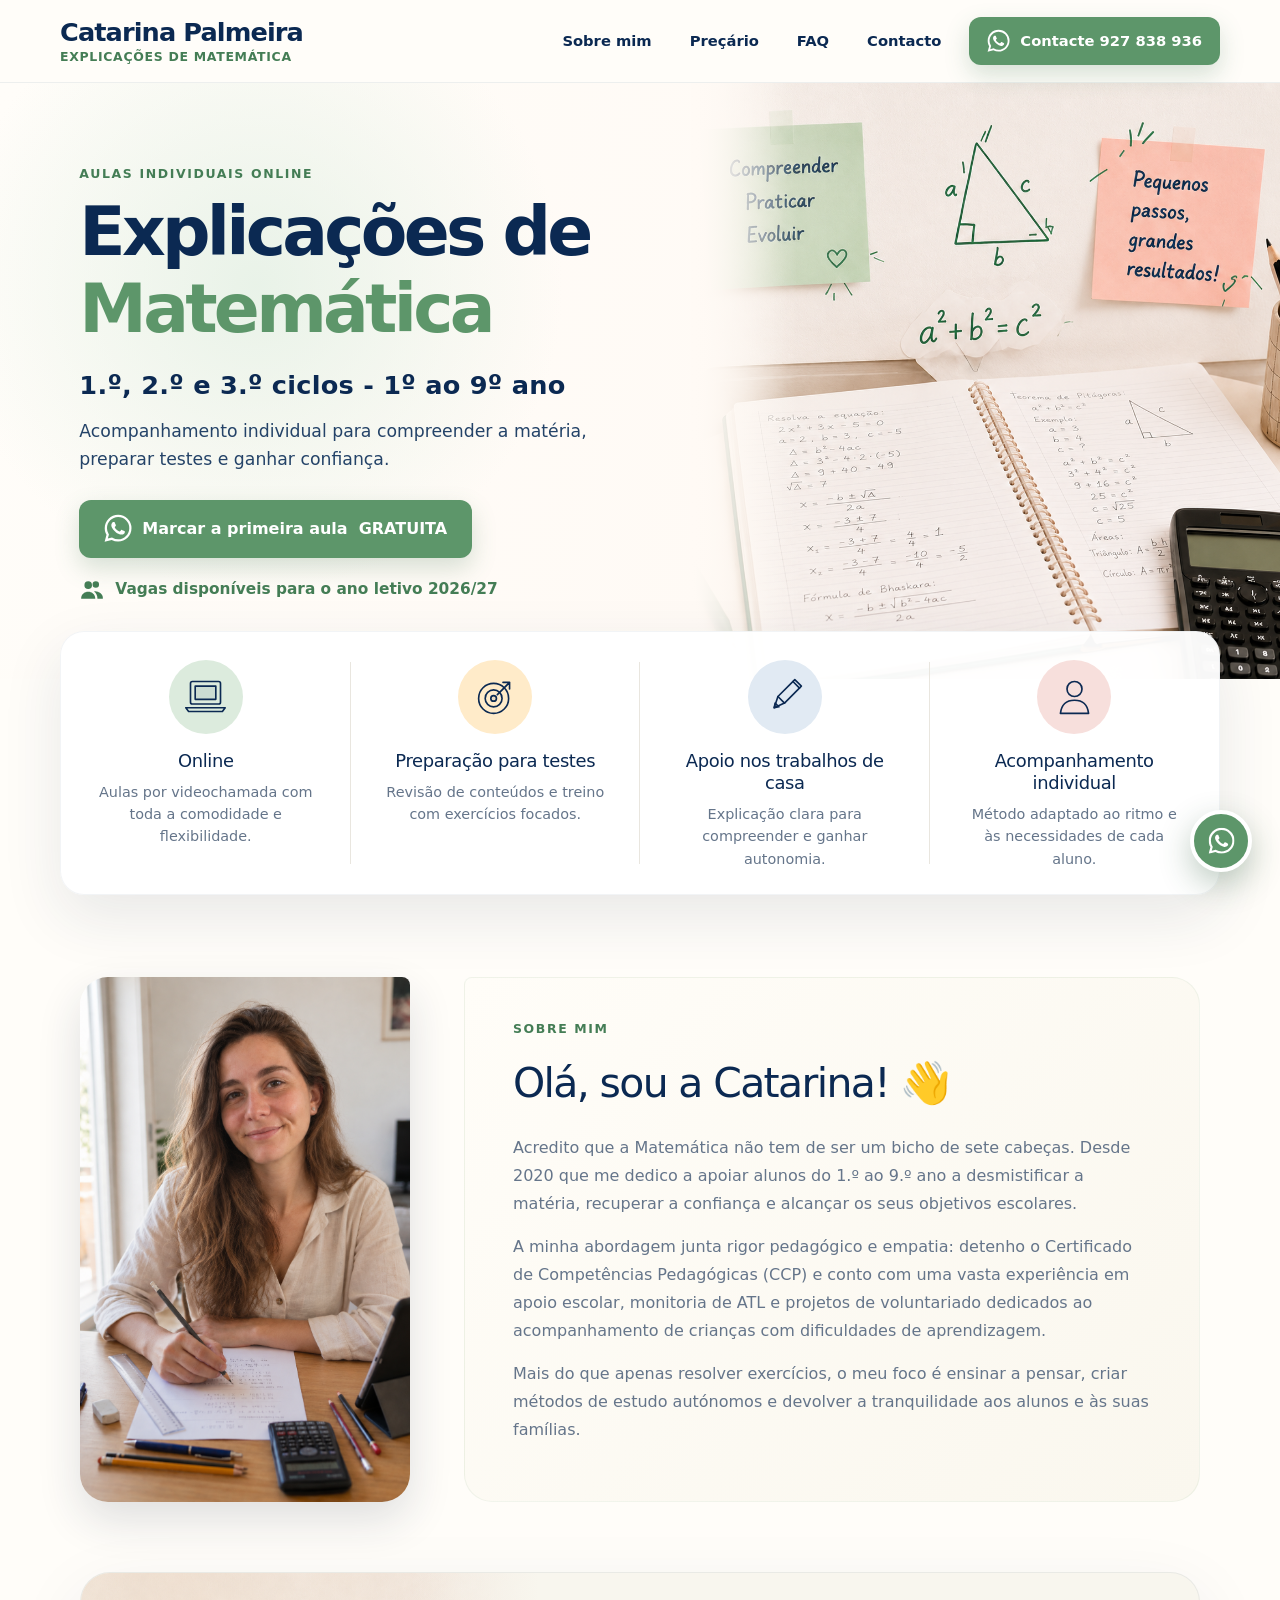
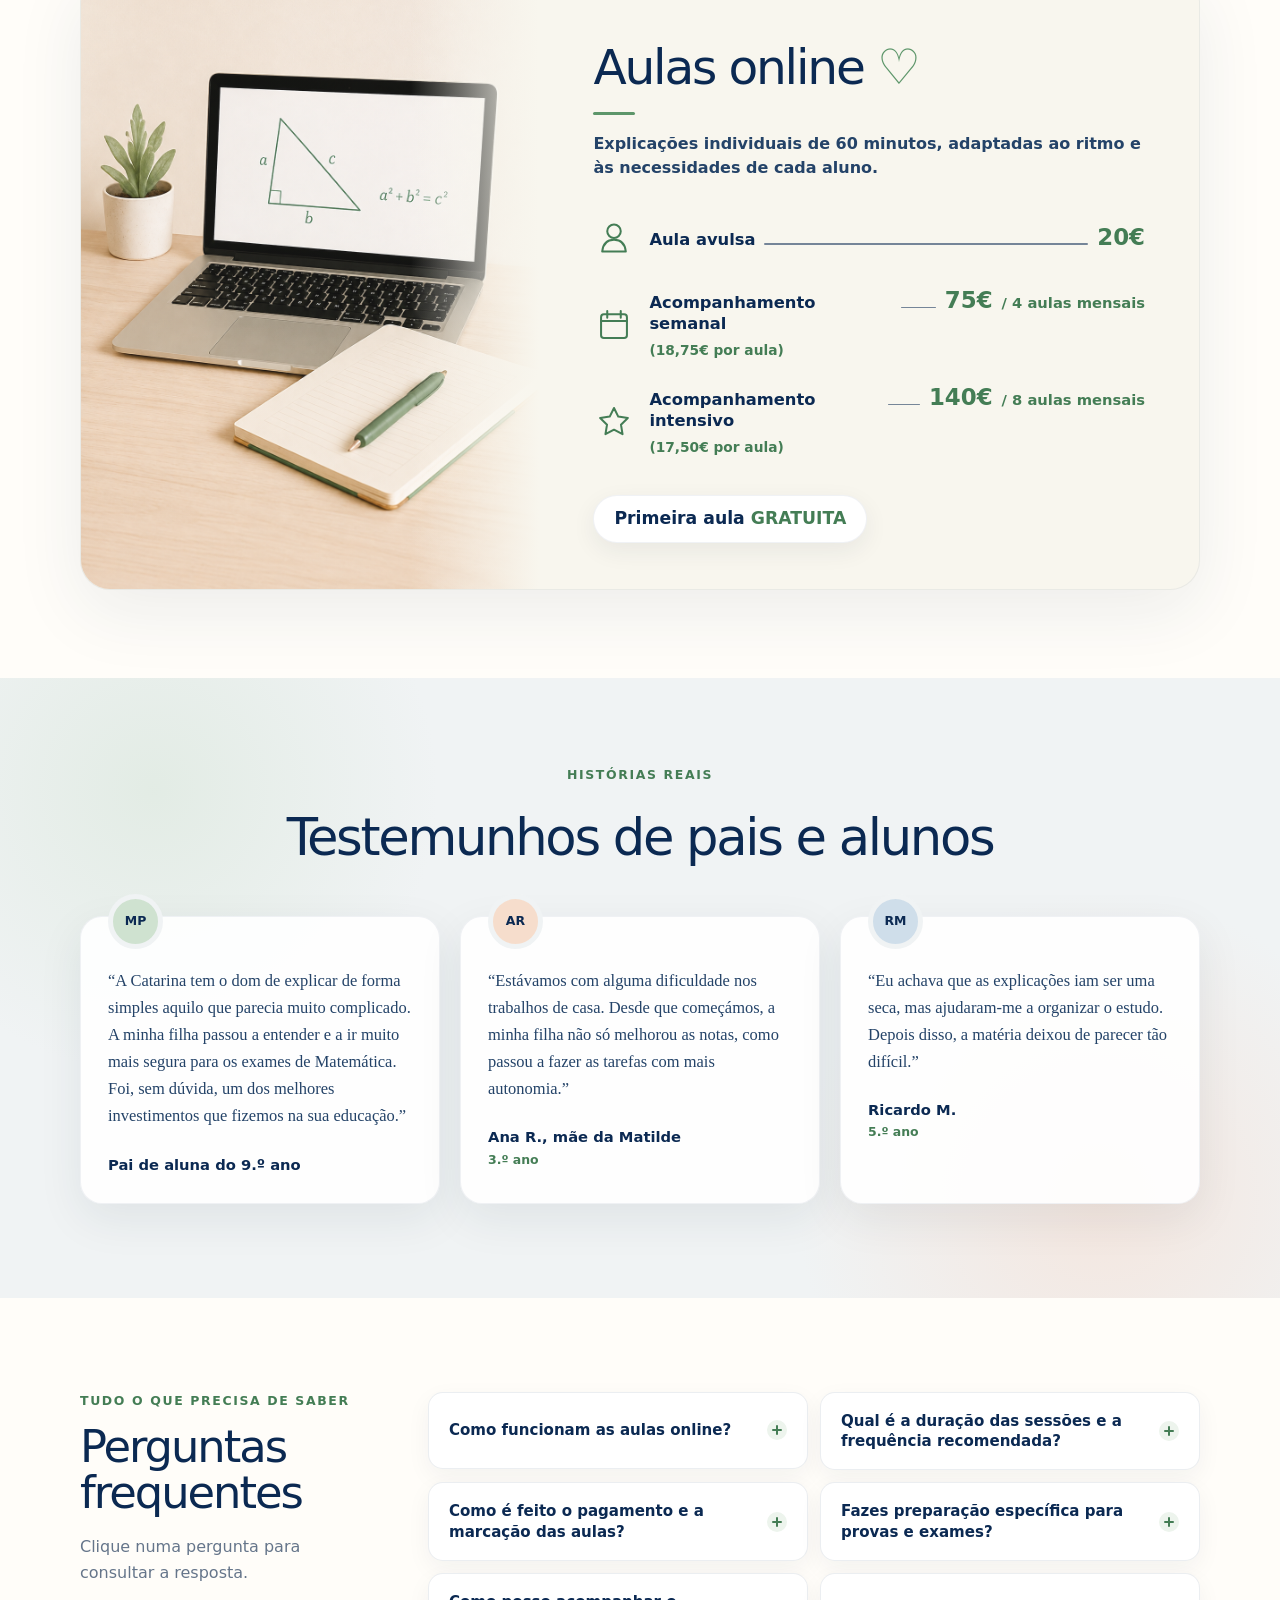
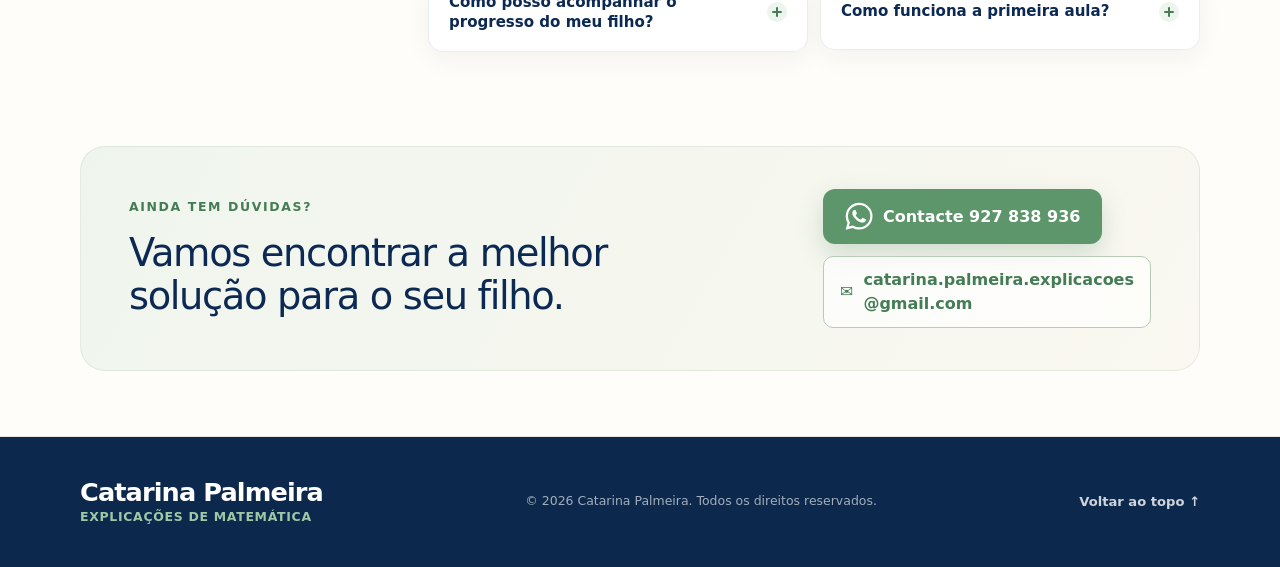
<file: index.html>
<!DOCTYPE html><html lang="pt-PT"><link rel="canonical" href="https://explicacoesmatematica.pt/"><head><meta charSet="utf-8"/><meta name="viewport" content="width=device-width, initial-scale=1"/><link rel="stylesheet" href="styles.css"><title>Explicações de Matemática Online | 1.º ao 9.º Ano | Catarina Palmeira</title><meta name="description" content="Explicações online e individuais de Matemática para alunos do 1º ao 9ºano. Primeira aula gratuita e sem compromisso."/><meta property="og:title" content="Catarina Palmeira — Explicações de Matemática"/><meta property="og:description" content="Aulas online individuais para o 1.º, 2.º e 3.º ciclos. Primeira aula gratuita."/><meta property="og:site_name" content="Catarina Palmeira — Explicações de Matemática"/><meta property="og:type" content="website"/><meta property="og:locale" content="pt_PT"/><meta property="og:image" content="og.png"/><meta property="og:image:width" content="1731"/><meta property="og:image:height" content="909"/><meta property="og:image:alt" content="Catarina Palmeira — Explicações de Matemática"/><meta name="twitter:card" content="summary_large_image"/><meta name="twitter:title" content="Catarina Palmeira — Explicações de Matemática"/><meta name="twitter:description" content="Aulas online individuais para o 1.º, 2.º e 3.º ciclos. Primeira aula gratuita."/><meta name="twitter:image" content="og.png"/><link rel="shortcut icon" href="favicon.svg"/><link rel="icon" href="favicon.svg"/></head><body><main><header class="site-header"><div class="nav-shell"><a class="brand" href="#inicio" aria-label="Catarina Palmeira — início"><span>Catarina Palmeira</span><small>Explicações de Matemática</small></a><nav aria-label="Navegação principal"><a href="#sobre">Sobre mim</a><a href="#price">Preçário</a><a href="#faq">FAQ</a><a href="#contacto">Contacto</a></nav><a class="button button-small" href="https://wa.me/351927838936?text=Ol%C3%A1%20Catarina%2C%20gostaria%20de%20marcar%20a%20primeira%20aula%20gratuita." target="_blank" rel="noreferrer"><svg class="whatsapp-icon" viewBox="0 0 24 24" aria-hidden="true"><path d="M17.472 14.382c-.297-.149-1.758-.867-2.03-.967-.273-.099-.471-.148-.67.15-.197.297-.767.966-.94 1.164-.173.199-.347.223-.644.075-.297-.149-1.255-.463-2.39-1.475-.883-.788-1.48-1.761-1.653-2.059-.173-.297-.018-.458.13-.606.134-.133.298-.347.446-.52.149-.174.198-.298.298-.497.099-.198.05-.371-.025-.52-.075-.149-.669-1.612-.916-2.207-.242-.579-.487-.5-.669-.51-.173-.008-.371-.01-.57-.01-.198 0-.52.074-.792.372-.272.297-1.04 1.016-1.04 2.479s1.065 2.876 1.213 3.074c.149.198 2.095 3.2 5.076 4.487.709.306 1.262.489 1.694.625.712.226 1.36.194 1.872.118.571-.085 1.758-.719 2.006-1.413.248-.694.248-1.29.173-1.413-.074-.124-.272-.198-.57-.347m-5.421 7.403h-.004a9.87 9.87 0 0 1-5.031-1.378l-.361-.214-3.741.982.998-3.648-.235-.374a9.86 9.86 0 0 1-1.51-5.26c.001-5.45 4.436-9.884 9.892-9.884a9.82 9.82 0 0 1 7.021 2.91 9.83 9.83 0 0 1 2.898 7.025c-.002 5.45-4.437 9.884-9.889 9.884m8.413-18.297A11.81 11.81 0 0 0 12.055 0C5.495 0 .16 5.335.157 11.892c0 2.096.547 4.142 1.588 5.945L.057 24l6.304-1.654a11.88 11.88 0 0 0 5.69 1.448h.005c6.558 0 11.893-5.336 11.896-11.893A11.82 11.82 0 0 0 20.46 3.488Z" fill="currentColor"></path></svg>Contacte 927 838 936</a></div></header><section class="hero" id="inicio"><div class="hero-inner"><div class="hero-copy"><p class="eyebrow">Aulas individuais online</p><h1><span class="title-line">Explicações de</span><em>Matemática</em></h1><p class="cycles">1.º, 2.º e 3.º ciclos - 1º ao 9º ano</p><p class="hero-lead">Acompanhamento individual para compreender a matéria, preparar testes e ganhar confiança.</p><a class="button button-primary" href="https://wa.me/351927838936?text=Ol%C3%A1%20Catarina%2C%20gostaria%20de%20marcar%20a%20primeira%20aula%20gratuita." target="_blank" rel="noreferrer"><svg class="whatsapp-icon" viewBox="0 0 24 24" aria-hidden="true"><path d="M17.472 14.382c-.297-.149-1.758-.867-2.03-.967-.273-.099-.471-.148-.67.15-.197.297-.767.966-.94 1.164-.173.199-.347.223-.644.075-.297-.149-1.255-.463-2.39-1.475-.883-.788-1.48-1.761-1.653-2.059-.173-.297-.018-.458.13-.606.134-.133.298-.347.446-.52.149-.174.198-.298.298-.497.099-.198.05-.371-.025-.52-.075-.149-.669-1.612-.916-2.207-.242-.579-.487-.5-.669-.51-.173-.008-.371-.01-.57-.01-.198 0-.52.074-.792.372-.272.297-1.04 1.016-1.04 2.479s1.065 2.876 1.213 3.074c.149.198 2.095 3.2 5.076 4.487.709.306 1.262.489 1.694.625.712.226 1.36.194 1.872.118.571-.085 1.758-.719 2.006-1.413.248-.694.248-1.29.173-1.413-.074-.124-.272-.198-.57-.347m-5.421 7.403h-.004a9.87 9.87 0 0 1-5.031-1.378l-.361-.214-3.741.982.998-3.648-.235-.374a9.86 9.86 0 0 1-1.51-5.26c.001-5.45 4.436-9.884 9.892-9.884a9.82 9.82 0 0 1 7.021 2.91 9.83 9.83 0 0 1 2.898 7.025c-.002 5.45-4.437 9.884-9.889 9.884m8.413-18.297A11.81 11.81 0 0 0 12.055 0C5.495 0 .16 5.335.157 11.892c0 2.096.547 4.142 1.588 5.945L.057 24l6.304-1.654a11.88 11.88 0 0 0 5.69 1.448h.005c6.558 0 11.893-5.336 11.896-11.893A11.82 11.82 0 0 0 20.46 3.488Z" fill="currentColor"></path></svg>Marcar a primeira aula <strong>GRATUITA</strong></a><p class="availability"><svg viewBox="0 0 24 24" aria-hidden="true"><path d="M8.5 11a3.5 3.5 0 1 0 0-7 3.5 3.5 0 0 0 0 7ZM15.5 10a3 3 0 1 0 0-6 3 3 0 0 0 0 6ZM2 19.5c0-3.3 2.9-6 6.5-6s6.5 2.7 6.5 6v.5H2v-.5ZM15 13.2c3.9.3 7 2.8 7 5.8v1h-5v-.5c0-2.4-1.2-4.6-3.1-6.1.4-.1.7-.2 1.1-.2Z" fill="currentColor"></path></svg> Vagas disponíveis para o ano letivo 2026/27</p></div><div class="hero-visual" role="img" aria-label="Secretária de estudo com caderno, calculadora e apontamentos de matemática"></div></div></section>
    <section class="features-wrap" id="como-funciona" aria-label="Como funcionam as explicações"><div class="features-card"><article class="feature"><div class="feature-icon sage"><svg viewBox="0 0 48 48" aria-hidden="true"><rect x="8" y="8" width="32" height="24" rx="2"></rect><path d="M3 36h42l-3 4H6l-3-4Z"></path><path d="M13 13h22v14H13z" class="soft-fill"></path></svg></div><h2>Online</h2><p>Aulas por videochamada com toda a comodidade e flexibilidade.</p></article><article class="feature"><div class="feature-icon sand"><svg viewBox="0 0 48 48" aria-hidden="true"><circle cx="22" cy="26" r="16"></circle><circle cx="22" cy="26" r="9"></circle><circle cx="22" cy="26" r="3" class="soft-fill"></circle><path d="m26 22 13-13m0 0v7m0-7h-7"></path></svg></div><h2>Preparação para testes</h2><p>Revisão de conteúdos e treino com exercícios focados.</p></article><article class="feature"><div class="feature-icon sky"><svg viewBox="0 0 48 48" aria-hidden="true"><path d="m13 36 4-12L35 6l7 7-18 18-11 5Z"></path><path d="m17 24 7 7m9-23 7 7M13 36l5-1-4-4-1 5Z"></path></svg></div><h2>Apoio nos trabalhos de casa</h2><p>Explicação clara para compreender e ganhar autonomia.</p></article><article class="feature"><div class="feature-icon blush"><svg viewBox="0 0 48 48" aria-hidden="true"><circle cx="24" cy="16" r="8"></circle><path d="M9 42c1-9 6-14 15-14s14 5 15 14H9Z"></path></svg></div><h2>Acompanhamento individual</h2><p>Método adaptado ao ritmo e às necessidades de cada aluno.</p></article></div></section>
    
    <section class="about section-shell" id="sobre"><div class="portrait" role="img" aria-label="Catarina Palmeira numa secretária de estudo"></div><div class="about-copy"><p class="section-kicker">Sobre mim</p><h2>Olá, sou a Catarina! <span aria-hidden="true">👋</span></h2><p>Acredito que a Matemática não tem de ser um bicho de sete cabeças. Desde 2020 que me dedico a apoiar alunos do 1.º ao 9.º ano a desmistificar a matéria, recuperar a confiança e alcançar os seus objetivos escolares.</p><p>A minha abordagem junta rigor pedagógico e empatia: detenho o Certificado de Competências Pedagógicas (CCP) e conto com uma vasta experiência em apoio escolar, monitoria de ATL e projetos de voluntariado dedicados ao acompanhamento de crianças com dificuldades de aprendizagem.</p><p>Mais do que apenas resolver exercícios, o meu foco é ensinar a pensar, criar métodos de estudo autónomos e devolver a tranquilidade aos alunos e às suas famílias.</p></div></section>
    
    <section class="pricing-section section-shell" id="price" aria-labelledby="pricing-title"><div class="pricing-card"><div class="pricing-visual" role="img" aria-label="Computador e caderno preparados para uma aula online"></div><div class="pricing-copy"><h2 id="pricing-title">Aulas online <span aria-hidden="true">♡</span></h2><p class="pricing-intro">Explicações individuais de 60 minutos, adaptadas ao ritmo e às necessidades de cada aluno.</p><div class="plans"><article class="plan"><span class="plan-icon"><svg viewBox="0 0 32 32" aria-hidden="true"><circle cx="16" cy="10" r="6"></circle><path d="M5.5 28c.7-7 4.4-10.5 10.5-10.5S25.8 21 26.5 28h-21Z"></path></svg></span><div class="plan-details"><div class="plan-line"><strong>Aula avulsa</strong><i></i><b>20€</b></div></div></article><article class="plan"><span class="plan-icon"><svg viewBox="0 0 32 32" aria-hidden="true"><rect x="4.5" y="6.5" width="23" height="21" rx="2.5"></rect><path d="M10 3.5v6M22 3.5v6M4.5 12.5h23"></path></svg></span><div class="plan-details"><div class="plan-line"><strong>Acompanhamento semanal</strong><i></i><b>75€</b><span class="plan-period">/ 4 aulas mensais</span></div><small>(18,75€ por aula)</small></div></article><article class="plan"><span class="plan-icon"><svg viewBox="0 0 32 32" aria-hidden="true"><path d="m16 3.5 3.8 7.7 8.5 1.2-6.1 6 1.4 8.4-7.6-4-7.6 4 1.4-8.4-6.1-6 8.5-1.2L16 3.5Z"></path></svg></span><div class="plan-details"><div class="plan-line"><strong>Acompanhamento intensivo</strong><i></i><b>140€</b><span class="plan-period">/ 8 aulas mensais</span></div><small>(17,50€ por aula)</small></div></article></div><a class="pricing-button" href="https://wa.me/351927838936?text=Ol%C3%A1%20Catarina%2C%20gostaria%20de%20marcar%20a%20primeira%20aula%20gratuita." target="_blank" rel="noreferrer"><span>Primeira aula</span> <strong>GRATUITA</strong></a></div></div></section><section class="testimonials-section" aria-labelledby="testimonials-title"><div class="section-shell"><p class="section-kicker centered">Histórias reais</p><h2 id="testimonials-title">Testemunhos de pais e alunos</h2><div class="testimonials-grid"><figure class="testimonial"><div class="avatar mint" aria-hidden="true">MP</div><blockquote>“A Catarina tem o dom de explicar de forma simples aquilo que parecia muito complicado. A minha filha passou a entender e a ir muito mais segura para os exames de Matemática. Foi, sem dúvida, um dos melhores investimentos que fizemos na sua educação.”</blockquote><figcaption><strong>Pai de aluna do 9.º ano</strong></figcaption></figure><figure class="testimonial"><div class="avatar peach" aria-hidden="true">AR</div><blockquote>“Estávamos com alguma dificuldade nos trabalhos de casa. Desde que começámos, a minha filha não só melhorou as notas, como passou a fazer as tarefas com mais autonomia.”</blockquote><figcaption><strong>Ana R., mãe da Matilde</strong><span>3.º ano</span></figcaption></figure><figure class="testimonial"><div class="avatar blue" aria-hidden="true">RM</div><blockquote>“Eu achava que as explicações iam ser uma seca, mas ajudaram-me a organizar o estudo. Depois disso, a matéria deixou de parecer tão difícil.”</blockquote><figcaption><strong>Ricardo M.</strong><span>5.º ano</span></figcaption></figure></div></div></section><section class="faq-section section-shell" id="faq" aria-labelledby="faq-title"><div class="faq-heading"><p class="section-kicker">Tudo o que precisa de saber</p><h2 id="faq-title">Perguntas frequentes</h2><p>Clique numa pergunta para consultar a resposta.</p></div><div class="faq-grid"><details><summary><span>Como funcionam as aulas online?</span><i aria-hidden="true"></i></summary><p>São realizadas por videochamada (Zoom ou Google Meet), com recurso a mesa digitalizadora para resolução de exercícios em tempo real e partilha de ecrã. As aulas são exclusivamente individuais, garantindo atenção 100% personalizada ao ritmo e às necessidades específicas de cada aluno.</p></details><details><summary><span>Qual é a duração das sessões e a frequência recomendada?</span><i aria-hidden="true"></i></summary><p>A duração base é de 60 minutos, sendo a frequência habitual de 1 a 2 vezes por semana. No entanto, a duração e a frequência podem ser ajustadas às necessidades do aluno, incluindo reforço pré-teste.</p></details><details><summary><span>Como é feito o pagamento e a marcação das aulas?</span><i aria-hidden="true"></i></summary><p>O pagamento pode ser efetuado por MB WAY ou transferência bancária, com a devida emissão de fatura. A gestão de horários e marcações é feita diretamente via WhatsApp ou e-mail.</p></details><details><summary><span>Fazes preparação específica para provas e exames?</span><i aria-hidden="true"></i></summary><p>Sim, com revisão intensiva dos conteúdos dos anos anteriores, treino prático de gestão de tempo e resolução guiada de exames de anos passados. Sem nenhum custo acrescido.</p></details><details><summary><span>Como posso acompanhar o progresso do meu filho?</span><i aria-hidden="true"></i></summary><p>Mantenho uma comunicação transparente com os encarregados de educação via WhatsApp, partilhando feedback constante após as sessões e balanços de evolução antes dos testes.</p></details><details><summary><span>Como funciona a primeira aula?</span><i aria-hidden="true"></i></summary><p>A primeira sessão é totalmente gratuita e sem compromisso. Serve para avaliar as dificuldades do aluno, definir objetivos e alinhar o método de trabalho, a carga horária e o plano de pagamentos.</p></details></div></section><section class="contact-section section-shell" id="contacto"><div><p class="section-kicker">Ainda tem dúvidas?</p><h2>Vamos encontrar a melhor solução para o seu filho.</h2></div><div class="contact-actions"><a class="button contact-whatsapp" href="https://wa.me/351927838936?text=Ol%C3%A1%20Catarina%2C%20gostaria%20de%20marcar%20a%20primeira%20aula%20gratuita." target="_blank" rel="noreferrer"><svg class="whatsapp-icon" viewBox="0 0 24 24" aria-hidden="true"><path d="M17.472 14.382c-.297-.149-1.758-.867-2.03-.967-.273-.099-.471-.148-.67.15-.197.297-.767.966-.94 1.164-.173.199-.347.223-.644.075-.297-.149-1.255-.463-2.39-1.475-.883-.788-1.48-1.761-1.653-2.059-.173-.297-.018-.458.13-.606.134-.133.298-.347.446-.52.149-.174.198-.298.298-.497.099-.198.05-.371-.025-.52-.075-.149-.669-1.612-.916-2.207-.242-.579-.487-.5-.669-.51-.173-.008-.371-.01-.57-.01-.198 0-.52.074-.792.372-.272.297-1.04 1.016-1.04 2.479s1.065 2.876 1.213 3.074c.149.198 2.095 3.2 5.076 4.487.709.306 1.262.489 1.694.625.712.226 1.36.194 1.872.118.571-.085 1.758-.719 2.006-1.413.248-.694.248-1.29.173-1.413-.074-.124-.272-.198-.57-.347m-5.421 7.403h-.004a9.87 9.87 0 0 1-5.031-1.378l-.361-.214-3.741.982.998-3.648-.235-.374a9.86 9.86 0 0 1-1.51-5.26c.001-5.45 4.436-9.884 9.892-9.884a9.82 9.82 0 0 1 7.021 2.91 9.83 9.83 0 0 1 2.898 7.025c-.002 5.45-4.437 9.884-9.889 9.884m8.413-18.297A11.81 11.81 0 0 0 12.055 0C5.495 0 .16 5.335.157 11.892c0 2.096.547 4.142 1.588 5.945L.057 24l6.304-1.654a11.88 11.88 0 0 0 5.69 1.448h.005c6.558 0 11.893-5.336 11.896-11.893A11.82 11.82 0 0 0 20.46 3.488Z" fill="currentColor"></path></svg>Contacte 927 838 936</a>
        
    <a class="email-link" href="mailto:catarina.palmeira.explicacoes@gmail.com">
  <span class="email-icon" aria-hidden="true">✉</span>
  <span class="email-address">
    catarina.palmeira.explicacoes<br>
    @gmail.com
  </span>
</a>
        
    </div></section><footer><div class="footer-inner"><div class="brand footer-brand"><span>Catarina Palmeira</span><small>Explicações de Matemática</small></div><p>© 2026 Catarina Palmeira. Todos os direitos reservados.</p><a href="#inicio">Voltar ao topo ↑</a></div></footer><a class="floating-whatsapp" href="https://wa.me/351927838936?text=Ol%C3%A1%20Catarina%2C%20gostaria%20de%20marcar%20a%20primeira%20aula%20gratuita." target="_blank" rel="noreferrer" aria-label="Falar com a Catarina no WhatsApp"><svg class="whatsapp-icon" viewBox="0 0 24 24" aria-hidden="true"><path d="M17.472 14.382c-.297-.149-1.758-.867-2.03-.967-.273-.099-.471-.148-.67.15-.197.297-.767.966-.94 1.164-.173.199-.347.223-.644.075-.297-.149-1.255-.463-2.39-1.475-.883-.788-1.48-1.761-1.653-2.059-.173-.297-.018-.458.13-.606.134-.133.298-.347.446-.52.149-.174.198-.298.298-.497.099-.198.05-.371-.025-.52-.075-.149-.669-1.612-.916-2.207-.242-.579-.487-.5-.669-.51-.173-.008-.371-.01-.57-.01-.198 0-.52.074-.792.372-.272.297-1.04 1.016-1.04 2.479s1.065 2.876 1.213 3.074c.149.198 2.095 3.2 5.076 4.487.709.306 1.262.489 1.694.625.712.226 1.36.194 1.872.118.571-.085 1.758-.719 2.006-1.413.248-.694.248-1.29.173-1.413-.074-.124-.272-.198-.57-.347m-5.421 7.403h-.004a9.87 9.87 0 0 1-5.031-1.378l-.361-.214-3.741.982.998-3.648-.235-.374a9.86 9.86 0 0 1-1.51-5.26c.001-5.45 4.436-9.884 9.892-9.884a9.82 9.82 0 0 1 7.021 2.91 9.83 9.83 0 0 1 2.898 7.025c-.002 5.45-4.437 9.884-9.889 9.884m8.413-18.297A11.81 11.81 0 0 0 12.055 0C5.495 0 .16 5.335.157 11.892c0 2.096.547 4.142 1.588 5.945L.057 24l6.304-1.654a11.88 11.88 0 0 0 5.69 1.448h.005c6.558 0 11.893-5.336 11.896-11.893A11.82 11.82 0 0 0 20.46 3.488Z" fill="currentColor"></path></svg></a></main></body></html>
</file>
<file: styles.css>
/*! tailwindcss v4.2.1 | MIT License | https://tailwindcss.com */
@layer theme{:root,:host{--font-sans:ui-sans-serif, system-ui, sans-serif, "Apple Color Emoji", "Segoe UI Emoji", "Segoe UI Symbol", "Noto Color Emoji";--font-mono:ui-monospace, SFMono-Regular, Menlo, Monaco, Consolas, "Liberation Mono", "Courier New", monospace;--spacing:.25rem;--default-font-family:var(--font-sans);--default-mono-font-family:var(--font-mono)}}@layer base{*,:after,:before,::backdrop{box-sizing:border-box;border:0 solid;margin:0;padding:0}::file-selector-button{box-sizing:border-box;border:0 solid;margin:0;padding:0}html,:host{-webkit-text-size-adjust:100%;tab-size:4;line-height:1.5;font-family:var(--default-font-family,ui-sans-serif, system-ui, sans-serif, "Apple Color Emoji", "Segoe UI Emoji", "Segoe UI Symbol", "Noto Color Emoji");font-feature-settings:var(--default-font-feature-settings,normal);font-variation-settings:var(--default-font-variation-settings,normal);-webkit-tap-highlight-color:transparent}hr{height:0;color:inherit;border-top-width:1px}abbr:where([title]){-webkit-text-decoration:underline dotted;text-decoration:underline dotted}h1,h2,h3,h4,h5,h6{font-size:inherit;font-weight:inherit}a{color:inherit;-webkit-text-decoration:inherit;-webkit-text-decoration:inherit;-webkit-text-decoration:inherit;-webkit-text-decoration:inherit;text-decoration:inherit}b,strong{font-weight:bolder}code,kbd,samp,pre{font-family:var(--default-mono-font-family,ui-monospace, SFMono-Regular, Menlo, Monaco, Consolas, "Liberation Mono", "Courier New", monospace);font-feature-settings:var(--default-mono-font-feature-settings,normal);font-variation-settings:var(--default-mono-font-variation-settings,normal);font-size:1em}small{font-size:80%}sub,sup{vertical-align:baseline;font-size:75%;line-height:0;position:relative}sub{bottom:-.25em}sup{top:-.5em}table{text-indent:0;border-color:inherit;border-collapse:collapse}:-moz-focusring{outline:auto}progress{vertical-align:baseline}summary{display:list-item}ol,ul,menu{list-style:none}img,svg,video,canvas,audio,iframe,embed,object{vertical-align:middle;display:block}img,video{max-width:100%;height:auto}button,input,select,optgroup,textarea{font:inherit;font-feature-settings:inherit;font-variation-settings:inherit;letter-spacing:inherit;color:inherit;opacity:1;background-color:#0000;border-radius:0}::file-selector-button{font:inherit;font-feature-settings:inherit;font-variation-settings:inherit;letter-spacing:inherit;color:inherit;opacity:1;background-color:#0000;border-radius:0}:where(select:is([multiple],[size])) optgroup{font-weight:bolder}:where(select:is([multiple],[size])) optgroup option{padding-inline-start:20px}::file-selector-button{margin-inline-end:4px}::placeholder{opacity:1}@supports (not ((-webkit-appearance:-apple-pay-button))) or (contain-intrinsic-size:1px){::placeholder{color:currentColor}@supports (color:color-mix(in lab, red, red)){::placeholder{color:color-mix(in oklab, currentcolor 50%, transparent)}}}textarea{resize:vertical}::-webkit-search-decoration{-webkit-appearance:none}::-webkit-date-and-time-value{min-height:1lh;text-align:inherit}::-webkit-datetime-edit{display:inline-flex}::-webkit-datetime-edit-fields-wrapper{padding:0}::-webkit-datetime-edit{padding-block:0}::-webkit-datetime-edit-year-field{padding-block:0}::-webkit-datetime-edit-month-field{padding-block:0}::-webkit-datetime-edit-day-field{padding-block:0}::-webkit-datetime-edit-hour-field{padding-block:0}::-webkit-datetime-edit-minute-field{padding-block:0}::-webkit-datetime-edit-second-field{padding-block:0}::-webkit-datetime-edit-millisecond-field{padding-block:0}::-webkit-datetime-edit-meridiem-field{padding-block:0}::-webkit-calendar-picker-indicator{line-height:1}:-moz-ui-invalid{box-shadow:none}button,input:where([type=button],[type=reset],[type=submit]){appearance:button}::file-selector-button{appearance:button}::-webkit-inner-spin-button{height:auto}::-webkit-outer-spin-button{height:auto}[hidden]:where(:not([hidden=until-found])){display:none!important}}@layer components;@layer utilities{.visible{visibility:visible}.relative{position:relative}.start{inset-inline-start:var(--spacing)}.table{display:table}}:root{--navy:#0b2952;--navy-soft:#244368;--green:#5d966a;--green-dark:#447d55;--cream:#fbf8f2;--paper:#fffdf9;--line:#e9e6df;--muted:#65758a;--shadow:0 22px 60px #1d35501a}*{box-sizing:border-box}html{scroll-behavior:smooth}body{background:var(--paper);color:var(--navy);text-rendering:optimizelegibility;margin:0;font-family:Avenir Next,Avenir,Segoe UI,system-ui,sans-serif}a{color:inherit;text-decoration:none}button,a{-webkit-tap-highlight-color:transparent}.site-header{z-index:50;-webkit-backdrop-filter:blur(16px);backdrop-filter:blur(16px);background:#fffdf9eb;border-bottom:1px solid #0b295212;position:sticky;top:0}.nav-shell{justify-content:space-between;align-items:center;gap:28px;width:min(1160px,100% - 48px);min-height:82px;margin:0 auto;display:flex}.brand{flex-direction:column;flex:none;line-height:1.02;display:flex}.brand span{letter-spacing:-.035em;font-size:clamp(1.25rem,2vw,1.7rem);font-weight:800}.brand small{color:var(--green-dark);letter-spacing:.055em;text-transform:uppercase;margin-top:6px;font-size:.78rem;font-weight:800}nav{align-items:center;gap:clamp(18px,3vw,38px);margin-left:auto;display:flex}nav a{padding:30px 0;font-size:.92rem;font-weight:700;position:relative}nav a:after{content:"";background:var(--green);border-radius:1px;height:2px;transition:right .18s;position:absolute;bottom:23px;left:0;right:100%}nav a:hover:after,nav a:focus-visible:after{right:0}.button{background:var(--green);color:#fff;border-radius:12px;justify-content:center;align-items:center;gap:11px;width:fit-content;font-weight:800;line-height:1.2;transition:transform .18s,background .18s,box-shadow .18s;display:inline-flex;box-shadow:0 10px 24px #447d5538}.button:hover{background:var(--green-dark);transform:translateY(-2px);box-shadow:0 14px 30px #447d5547}.button:focus-visible,nav a:focus-visible,.brand:focus-visible{outline-offset:4px;outline:3px solid #5d966a59}.button svg{flex:none;width:27px;height:27px;display:block}.button .whatsapp-icon{transform-origin:50%;align-self:center;margin:0;overflow:visible;transform:translate(.55px,-.2px)}.button-small{padding:13px 18px;font-size:.92rem}.button-small svg{width:22px;height:22px}.hero{background:radial-gradient(circle at 20% 34%,#e3f0e4cc,#0000 28%),linear-gradient(105deg,#fffdf9 0%,#fffaf5 60%,#f7f0e8 100%);overflow:hidden}.hero-inner{grid-template-columns:minmax(0,1.08fr) minmax(420px,.92fr);width:100%;min-height:570px;margin:0;display:grid}.hero-copy{z-index:2;max-width:760px;padding:82px 36px 76px clamp(32px,6.2vw,112px);position:relative}.eyebrow,.section-kicker{color:var(--green-dark);letter-spacing:.13em;text-transform:uppercase;margin:0 0 14px;font-size:.78rem;font-weight:900}.hero h1{letter-spacing:-.055em;max-width:760px;margin:0;font-size:clamp(3.2rem,5.3vw,5.45rem);font-weight:850;line-height:.99}.hero h1 .title-line{white-space:nowrap;display:block}.hero h1 em{color:var(--green);margin-top:10px;font-style:normal;display:block}.cycles{letter-spacing:.01em;margin:24px 0 12px;font-size:clamp(1.35rem,2vw,1.75rem);font-weight:650}.hero-lead{max-width:540px;color:var(--navy-soft);margin:0 0 26px;font-size:1.08rem;line-height:1.65}.button-primary{min-height:58px;padding:15px 25px;font-size:1rem}.availability{color:var(--green-dark);align-items:center;gap:10px;margin:19px 0 0;font-size:.96rem;font-weight:800;display:flex}.availability svg{width:26px;height:26px}.hero-visual{background-image:linear-gradient(90deg,#fffaf5 0%,#0000 18%),url(hero-study-hq.png);background-position:50%,50%;background-repeat:no-repeat;background-size:auto,cover;min-height:570px;position:relative;overflow:hidden}.hero-visual:after{content:"";pointer-events:none;background:linear-gradient(90deg,#fffaf5 0%,#fffaf533 16%,#0000 34%);position:absolute;inset:0}.features-wrap{z-index:5;width:min(1160px,100% - 48px);margin:-48px auto 0;position:relative}.features-card{box-shadow:var(--shadow);background:#fffffff7;border:1px solid #0b29520d;border-radius:24px;grid-template-columns:repeat(4,1fr);display:grid}.feature{text-align:center;min-height:228px;padding:28px 27px 24px;position:relative}.feature:not(:last-child):after{content:"";background:var(--line);width:1px;position:absolute;top:30px;bottom:30px;right:0}.feature-icon{border-radius:50%;place-items:center;width:74px;height:74px;margin:0 auto 16px;display:grid}.feature-icon svg{fill:none;width:45px;height:45px;stroke:var(--navy);stroke-width:1.75px;stroke-linecap:round;stroke-linejoin:round}.feature-icon svg .soft-fill{fill:#0b295214}.feature-icon.sage{background:#dcebdd}.feature-icon.sand{background:#ffebc9}.feature-icon.sky{background:#e1eaf3}.feature-icon.blush{background:#f7dfdc}.feature h2{letter-spacing:-.02em;max-width:215px;margin:0 auto 9px;font-size:1.12rem;line-height:1.24}.feature p{max-width:225px;color:var(--muted);margin:0 auto;font-size:.9rem;line-height:1.55}.section-shell{width:min(1120px,100% - 48px);margin:0 auto}.about{grid-template-columns:330px 1fr;align-items:stretch;gap:54px;padding-top:82px;padding-bottom:70px;display:grid}.portrait{background-image:url(catarina-portrait-hq.png);background-position:50%;background-repeat:no-repeat;background-size:cover;border-radius:28px 8px 28px 28px;min-height:480px;box-shadow:0 18px 44px #1a2d4424}.about-copy{background:linear-gradient(135deg,#fffdf8,#faf7ee);border:1px solid #5d966a14;border-radius:8px 28px 28px;padding:42px 48px}.about h2{letter-spacing:-.04em;margin:0 0 20px;font-size:clamp(2rem,3.2vw,3rem)}.about-copy>p:not(.section-kicker){max-width:720px;color:var(--muted);margin:0 0 15px;font-size:1rem;line-height:1.75}.pricing-section{padding-bottom:88px}.pricing-card{background:#f8f6ee;border:1px solid #0b29520f;border-radius:30px;grid-template-columns:minmax(330px,.82fr) minmax(0,1.18fr);min-height:570px;display:grid;overflow:hidden;box-shadow:0 22px 70px #1d355014}.pricing-visual{background-image:linear-gradient(#f8f6ee14,#f8f6ee14),url(online-lessons-hq.png);background-position:50%,50%;background-repeat:no-repeat;background-size:auto,cover;min-height:100%;position:relative}.pricing-visual:after{content:"";background:linear-gradient(90deg,#0000 72%,#f8f6ee 100%);position:absolute;inset:0}.pricing-copy{padding:58px 54px 46px}.pricing-copy h2{letter-spacing:-.045em;width:fit-content;margin:0 0 27px;font-size:clamp(2.2rem,3.8vw,3.4rem);position:relative}.pricing-copy h2:after{content:"";background:var(--green);border-radius:2px;width:42px;height:3px;position:absolute;bottom:-10px;left:0}.pricing-copy h2 span{color:var(--green);font-family:Georgia,serif;font-weight:400}.pricing-intro{max-width:560px;color:var(--navy-soft);margin:0 0 25px;font-size:1rem;font-weight:650;line-height:1.5}.plans{gap:11px;display:grid}.plan{grid-template-columns:42px minmax(0,1fr);align-items:center;gap:14px;min-height:66px;padding:7px 0;display:grid}.plan-icon{width:42px;height:42px;color:var(--green-dark);flex:none;place-items:center;display:grid}.plan-icon svg{fill:none;stroke:currentColor;stroke-width:1.8px;stroke-linecap:round;stroke-linejoin:round;width:36px;height:36px}.plan-details{min-width:0}.plan-line{align-items:baseline;gap:9px;min-width:0;display:flex}.plan-line strong{color:var(--navy);flex:0 auto;font-size:1.02rem;line-height:1.3}.plan-line i{background:#0b29528c;border-radius:2px;flex:36px;min-width:18px;height:1.5px}.plan-line b{color:var(--green-dark);flex:none;font-size:1.43rem;line-height:1}.plan-period{color:var(--green-dark);white-space:nowrap;flex:none;font-size:.92rem;font-weight:800}.plan-details small{color:var(--green-dark);margin-top:6px;font-size:.86rem;font-weight:750;display:block}.pricing-button{color:var(--navy);background:#fff;border:1px solid #0b29520f;border-radius:999px;align-items:center;gap:6px;margin-top:30px;padding:10px 20px;font-size:1.08rem;font-weight:850;transition:transform .18s,box-shadow .18s;display:inline-flex;box-shadow:0 8px 24px #1a2d4412}.pricing-button strong{color:var(--green-dark)}.pricing-button:hover{transform:translateY(-2px);box-shadow:0 12px 30px #1a2d441f}.pricing-button:focus-visible{outline-offset:4px;outline:3px solid #5d966a59}.testimonials-section{background:radial-gradient(circle at 12% 18%,#e1ebe3e6,#0000 23%),radial-gradient(circle at 86% 84%,#f5e2d8bf,#0000 25%),#f0f3f4;padding:88px 0 94px;position:relative;overflow:hidden}.centered{text-align:center}.testimonials-section h2{text-align:center;letter-spacing:-.045em;margin:0 0 40px;font-size:clamp(2.2rem,4vw,3.5rem)}.testimonials-grid{grid-template-columns:repeat(3,1fr);gap:20px;display:grid}.testimonial{background:#ffffffe6;border:1px solid #0b29520f;border-radius:22px;margin:0;padding:50px 27px 27px;position:relative;box-shadow:0 15px 45px #1a2d4414}.avatar{width:55px;height:55px;color:var(--navy);border:5px solid #f0f3f4;border-radius:50%;place-items:center;font-size:.78rem;font-weight:900;display:grid;position:absolute;top:-23px;left:27px}.avatar.mint{background:#cfe2d0}.avatar.peach{background:#f6ddcc}.avatar.blue{background:#cfdeea}.testimonial blockquote{color:var(--navy-soft);margin:0 0 24px;font-family:Georgia,Times New Roman,serif;font-size:1.03rem;line-height:1.65}.testimonial figcaption{flex-direction:column;gap:2px;display:flex}.testimonial figcaption strong{font-size:.92rem}.testimonial figcaption span{color:var(--green-dark);font-size:.78rem;font-weight:800}.faq-section{grid-template-columns:290px 1fr;align-items:start;gap:58px;padding-top:94px;padding-bottom:94px;display:grid}.faq-heading{position:sticky;top:118px}.faq-heading h2{letter-spacing:-.045em;margin:0;font-size:clamp(2.25rem,3.5vw,3.15rem);line-height:1.02}.faq-heading>p:last-child{color:var(--muted);margin:18px 0 0;line-height:1.65}.faq-grid{grid-template-columns:repeat(2,minmax(0,1fr));gap:12px;display:grid}.faq-grid details{background:#fff;border:1px solid #0b295214;border-radius:15px;align-self:start;overflow:hidden;box-shadow:0 8px 25px #1a2d440d}.faq-grid summary{cursor:pointer;justify-content:space-between;align-items:center;gap:18px;min-height:75px;padding:18px 20px;font-size:.94rem;font-weight:800;line-height:1.35;list-style:none;display:flex}.faq-grid summary::-webkit-details-marker{display:none}.faq-grid summary:focus-visible{outline-offset:-3px;outline:3px solid #5d966a4d}.faq-grid summary i{background:#edf4ed;border-radius:50%;flex:none;width:20px;height:20px;position:relative}.faq-grid summary i:before,.faq-grid summary i:after{content:"";background:var(--green-dark);border-radius:2px;height:2px;transition:transform .18s;position:absolute;top:9px;left:5px;right:5px}.faq-grid summary i:after{transform:rotate(90deg)}.faq-grid details[open] summary i:after{transform:rotate(0)}.faq-grid details[open] summary{color:var(--green-dark);background:#f8fbf7}.faq-grid details>p{color:var(--muted);margin:0;padding:2px 20px 20px;font-size:.9rem;line-height:1.7}.contact-section{background:linear-gradient(120deg,#eff5ed,#faf8f0);border:1px solid #5d966a21;border-radius:25px;justify-content:space-between;align-items:center;gap:45px;margin-bottom:65px;padding:42px 48px;display:flex}.contact-section h2{letter-spacing:-.035em;max-width:600px;margin:0;font-size:clamp(1.65rem,3vw,2.5rem);line-height:1.13}.contact-actions{flex-direction:column;align-items:stretch;gap:12px;display:flex}.contact-whatsapp{padding:14px 22px}.email-link{color:var(--navy-soft);background:#ffffffb3;border:1px solid #b7cbb7;border-radius:10px;align-items:center;gap:10px;padding:11px 16px;font-size:.78rem;font-weight:700;display:flex}.email-link span{color:var(--green-dark);font-size:1rem}footer{border-top:1px solid var(--line);color:#fff;background:#0c294d}.footer-inner{justify-content:space-between;align-items:center;gap:30px;width:min(1120px,100% - 48px);min-height:130px;margin:0 auto;display:flex}.footer-brand small{color:#9ec9a6}.footer-inner p{color:#ffffff9e;margin:0;font-size:.78rem}.footer-inner>a{color:#fffc;font-size:.82rem;font-weight:800}.floating-whatsapp{z-index:40;background:var(--green);color:#fff;border:4px solid #fff;border-radius:50%;place-items:center;width:62px;height:62px;transition:transform .18s,background .18s,box-shadow .18s;display:grid;position:fixed;bottom:28px;right:28px;box-shadow:0 12px 32px #2755364d}.floating-whatsapp:hover{background:var(--green-dark);transform:translateY(-3px)scale(1.03);box-shadow:0 16px 38px #2755365c}.floating-whatsapp:focus-visible{outline-offset:4px;outline:3px solid #5d966a66}.floating-whatsapp svg{transform-origin:50%;width:26px;height:26px;margin:0;display:block;transform:translate(.55px,-.2px)}@media (width<=1020px){nav{display:none}.hero-inner{grid-template-columns:1fr .85fr}.hero-copy{padding-left:clamp(28px,6vw,60px)}.features-card{grid-template-columns:repeat(2,1fr)}.feature:nth-child(2):after{display:none}.feature:nth-child(-n+2){border-bottom:1px solid var(--line)}.about{grid-template-columns:285px 1fr;gap:30px}.portrait{background-position:50%}.pricing-card{grid-template-columns:300px 1fr}.pricing-copy{padding:46px 34px 40px}.plan{align-items:flex-start}.plan-line{flex-wrap:wrap;row-gap:5px}.plan-period{flex-basis:100%}.testimonials-grid{gap:14px}.testimonial{padding-inline:22px}.faq-section{grid-template-columns:240px 1fr;gap:34px}.faq-grid{grid-template-columns:1fr}.contact-section{align-items:flex-start;padding-inline:36px}}@media (width<=760px){.nav-shell{width:min(100% - 32px,1160px);min-height:72px}.brand small{font-size:.62rem}.button-small{border-radius:50%;width:46px;height:46px;padding:0;font-size:0}.button-small svg{width:25px;height:25px}.hero-inner{flex-direction:column;min-height:0;display:flex}.hero-copy{max-width:none;padding:54px 24px 48px}.hero h1{font-size:clamp(2.25rem,10.5vw,3.2rem)}.hero-visual{background-position:50%,50%;background-size:auto,cover;order:2;min-height:330px}.features-wrap{width:min(100% - 28px,1160px);margin-top:-24px}.features-card{border-radius:20px;grid-template-columns:1fr}.feature{min-height:0;padding:25px 24px}.feature:not(:last-child):after{display:none}.feature:nth-child(-n+3){border-bottom:1px solid var(--line)}.feature-icon{width:66px;height:66px}.section-shell{width:min(100% - 28px,1120px)}.about{grid-template-columns:1fr;gap:18px;padding-top:60px}.portrait{background-position:50%;background-size:cover;border-radius:24px;min-height:420px}.about-copy{border-radius:24px;padding:32px 25px}.pricing-section{padding-bottom:64px}.pricing-card{border-radius:24px;grid-template-columns:1fr}.pricing-visual{background-position:50%,50% 45%;background-size:auto,cover;min-height:420px}.pricing-visual:after{background:linear-gradient(#0000 75%,#f8f6ee 100%)}.pricing-copy{padding:32px 22px 30px}.plan{gap:11px}.plan-line{column-gap:7px}.plan-line strong{font-size:.96rem}.plan-line b{font-size:1.3rem}.plan-details small{white-space:normal}.pricing-button{justify-content:center;width:100%}.testimonials-section{padding:68px 0 62px}.testimonials-section h2{margin-bottom:50px}.testimonials-grid{grid-template-columns:1fr;gap:42px}.testimonial{padding:48px 24px 26px}.faq-section{grid-template-columns:1fr;gap:30px;padding-top:68px;padding-bottom:68px}.faq-heading{position:static}.faq-grid{grid-template-columns:1fr}.faq-grid summary{min-height:68px}.contact-section{border-radius:22px;flex-direction:column;gap:26px;margin-bottom:44px;padding:32px 24px}.contact-actions,.contact-whatsapp{width:100%}.email-link{overflow-wrap:anywhere;text-align:center;justify-content:center}.footer-inner{flex-direction:column;align-items:flex-start;width:min(100% - 32px,1120px);min-height:0;padding:38px 0 92px}.floating-whatsapp{width:56px;height:56px;bottom:18px;right:18px}}@media (width<=430px){.button-primary{text-align:left;width:100%;padding-inline:16px}.hero-visual{background-position:50%,50%;min-height:290px}.portrait{background-position:50%;min-height:390px}}@media (prefers-reduced-motion:reduce){html{scroll-behavior:auto}*,:before,:after{transition-duration:.01ms!important}}

/* MELHORIAS PARA TELEMÓVEL */
@media (max-width: 760px) {

  html,
  body {
    overflow-x: hidden;
  }

  /* Cabeçalho */
  .nav-shell {
    width: 100%;
    min-height: 72px;
    padding: 13px 20px;
    justify-content: center;
  }

  .brand {
    align-items: center;
    text-align: center;
  }

  .brand span {
    font-size: 1.35rem;
  }

  .brand small {
    margin-top: 5px;
    font-size: 0.64rem;
  }

  /* Esconde o WhatsApp do cabeçalho */
  .button-small {
    display: none;
  }

  /* Secção principal */
  .hero-copy {
    padding: 38px 22px 30px;
    text-align: center;
  }

  .eyebrow {
    margin-bottom: 12px;
    font-size: 0.72rem;
  }

  .hero h1 {
    font-size: clamp(2.45rem, 11vw, 3.15rem);
    line-height: 1.02;
  }

  .hero h1 .title-line {
    white-space: normal;
  }

  .hero h1 em {
    margin-top: 5px;
  }

  .cycles {
    margin: 20px 0 12px;
    font-size: 1.1rem;
    line-height: 1.4;
  }

  .hero-lead {
    max-width: 390px;
    margin: 0 auto 22px;
    font-size: 0.98rem;
    line-height: 1.55;
  }

  /* Botão principal */
  .button-primary {
    width: 100%;
    min-height: 55px;
    padding: 13px 15px;
    gap: 9px;
    text-align: center;
    font-size: 0.93rem;
  }

  .button-primary svg {
    width: 24px;
    height: 24px;
  }

  .availability {
    justify-content: center;
    margin-top: 17px;
    font-size: 0.86rem;
    line-height: 1.35;
  }

  .availability svg {
    width: 22px;
    height: 22px;
  }

  /* Imagem principal */
  .hero-visual {
    min-height: 250px;
    background-position: center;
  }

  /* Botão flutuante */
  .floating-whatsapp {
    width: 52px;
    height: 52px;
    right: 16px;
    bottom: 16px;
  }

  .floating-whatsapp svg {
    width: 24px;
    height: 24px;
  }
}
/* AJUSTES FINAIS DO PREÇÁRIO E CONTACTO NO TELEMÓVEL */
@media (max-width: 760px) {

  /* PREÇÁRIO */
  .pricing-copy {
    padding: 32px 24px 34px;
  }

  .plans {
    gap: 6px;
  }

  .plan {
    grid-template-columns: 38px minmax(0, 1fr);
    align-items: start;
    gap: 12px;
    min-height: 0;
    padding: 16px 0;
  }

  .plan-icon {
    width: 38px;
    height: 38px;
  }

  .plan-icon svg {
    width: 33px;
    height: 33px;
  }

  .plan-line {
    display: grid;
    grid-template-columns: minmax(0, 1fr) auto;
    align-items: baseline;
    gap: 5px 12px;
  }

  /* Retira as linhas que estão a apertar o conteúdo */
  .plan-line i {
    display: none;
  }

  .plan-line strong {
    font-size: 0.98rem;
    line-height: 1.3;
  }

  .plan-line b {
    font-size: 1.28rem;
    text-align: right;
  }

  .plan-period {
    grid-column: 1 / -1;
    white-space: normal;
    margin-top: 4px;
    font-size: 0.9rem;
  }

  .plan-details small {
    margin-top: 5px;
    font-size: 0.82rem;
  }

  .pricing-button {
    margin-top: 22px;
  }

  /* CONTACTO */
  .faq-section {
    padding-bottom: 42px;
  }

  .contact-section {
    gap: 22px;
    margin-bottom: 30px;
    padding: 30px 24px;
  }

  .contact-section h2 {
    font-size: 1.75rem;
    line-height: 1.18;
  }

  .contact-actions {
    gap: 11px;
  }

  .contact-whatsapp {
    min-height: 55px;
    padding: 13px 15px;
    font-size: 0.95rem;
  }

  .email-link {
    min-height: 52px;
    padding: 12px 14px;
    font-size: 0.88rem;
  }

  /* RODAPÉ */
  .footer-inner {
    gap: 24px;
    padding-top: 34px;
  }
}

@media (max-width: 760px) {

  .email-link {
    display: grid;
    grid-template-columns: 28px minmax(0, 1fr);
    align-items: center;
    gap: 10px;
    width: 100%;
    min-height: 68px;
    padding: 12px 16px;
    text-align: left;
  }

  .email-icon {
    font-size: 1.15rem;
    text-align: center;
  }

  .email-address {
    color: var(--navy);
    font-size: clamp(0.76rem, 3.4vw, 0.88rem);
    font-weight: 750;
    line-height: 1.35;
    overflow-wrap: normal;
    word-break: normal;
  }
}
</file>
